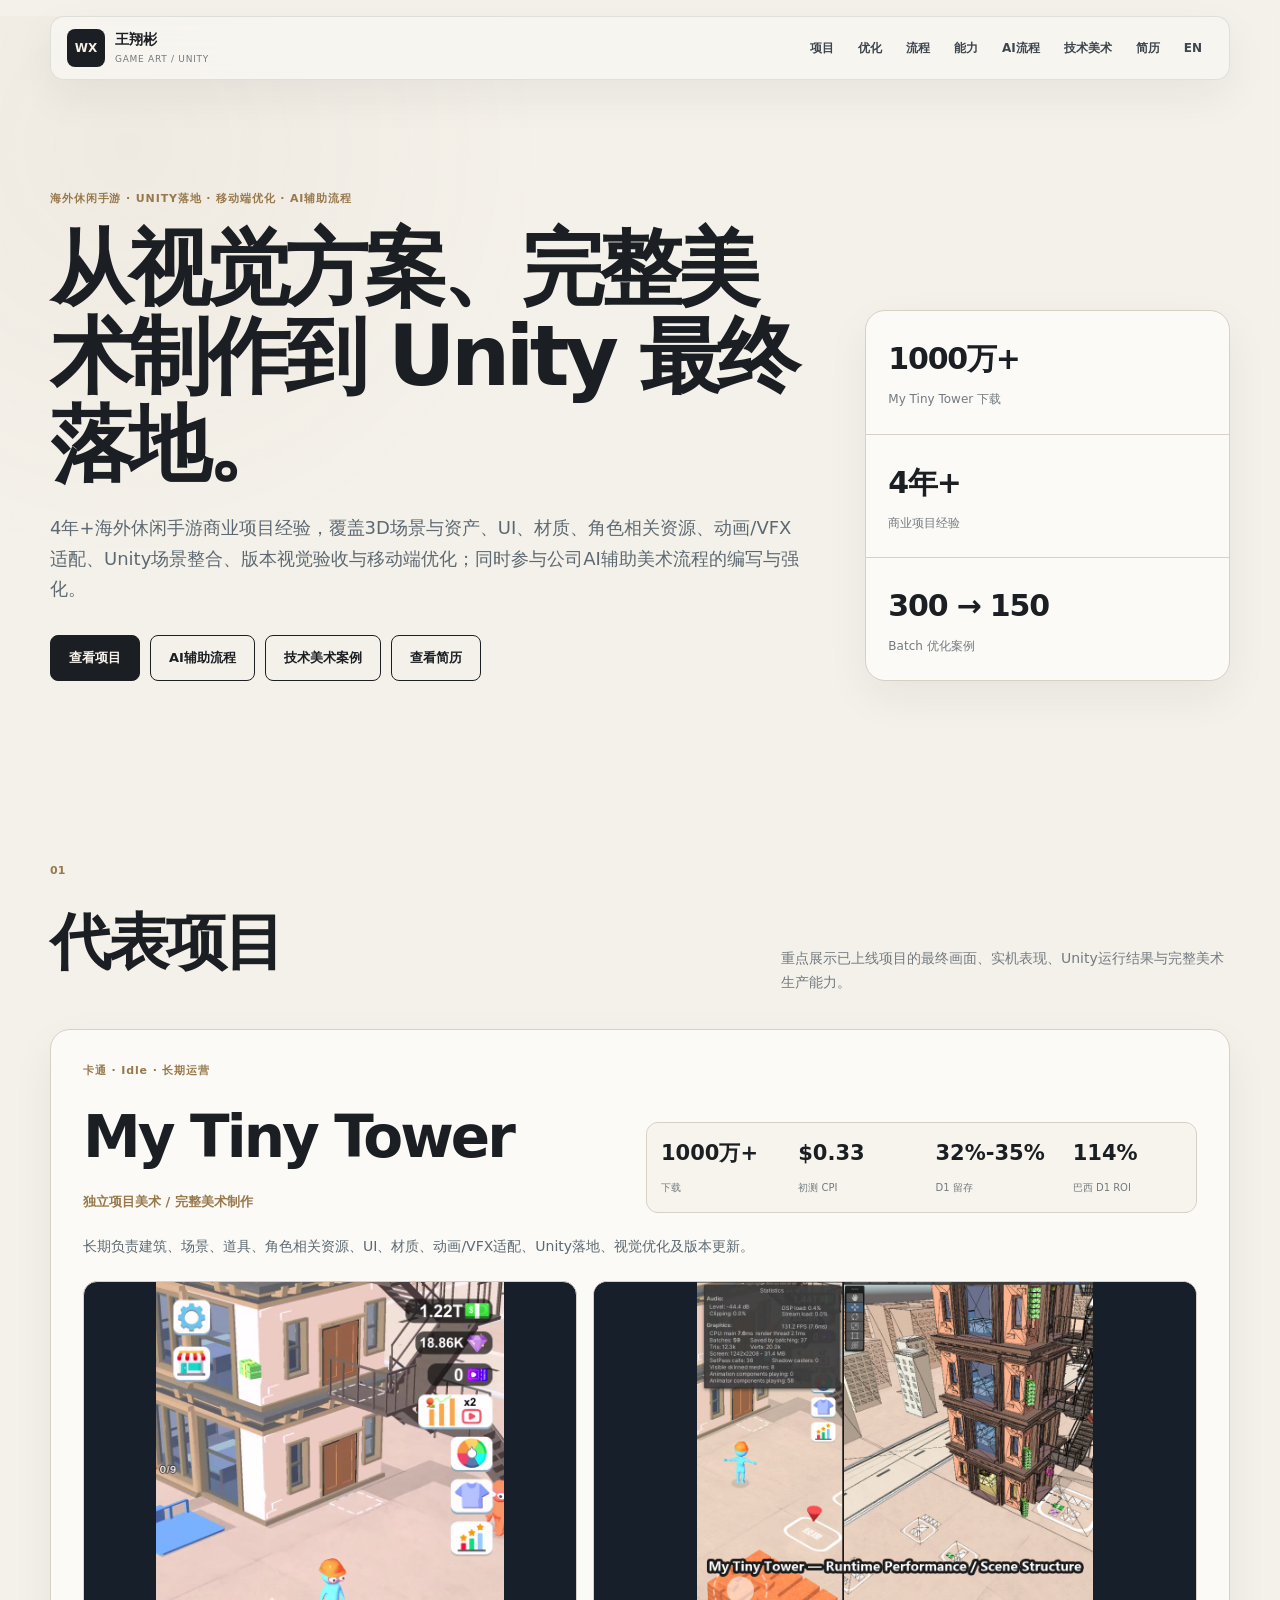
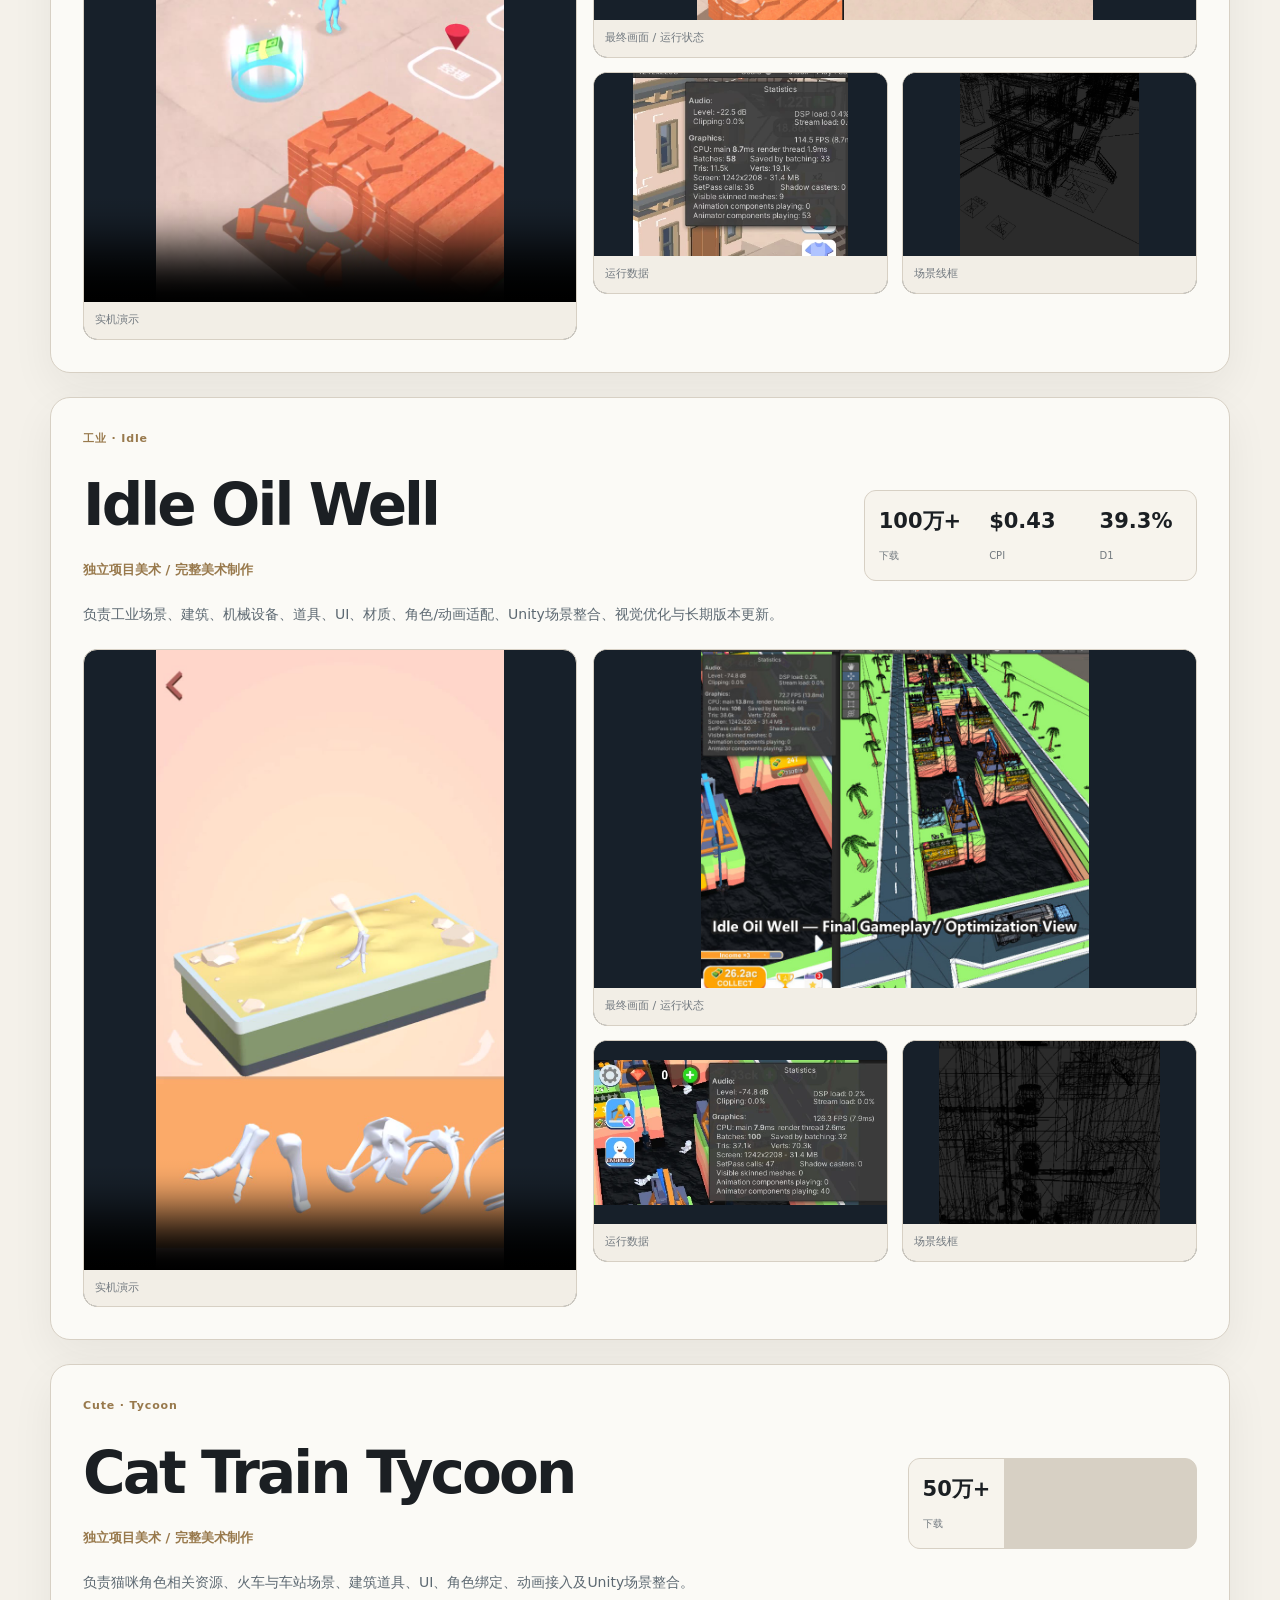
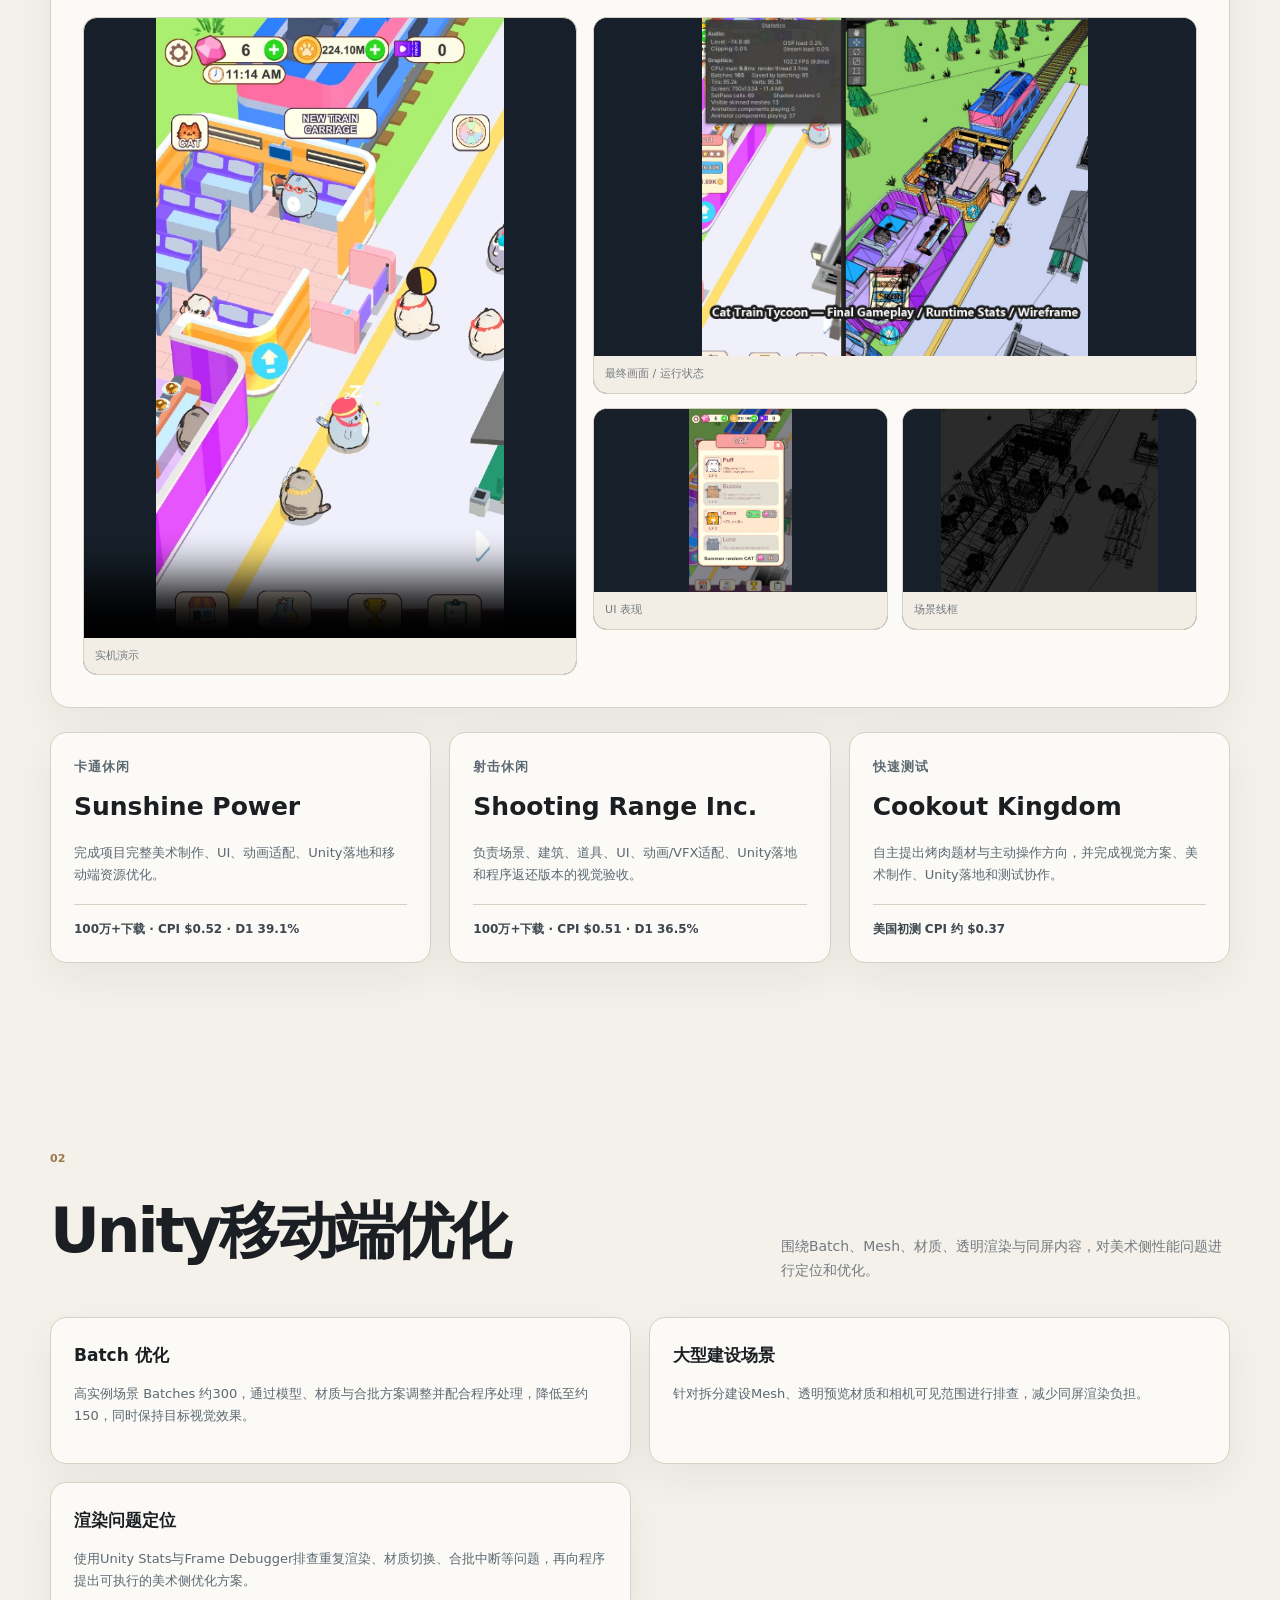
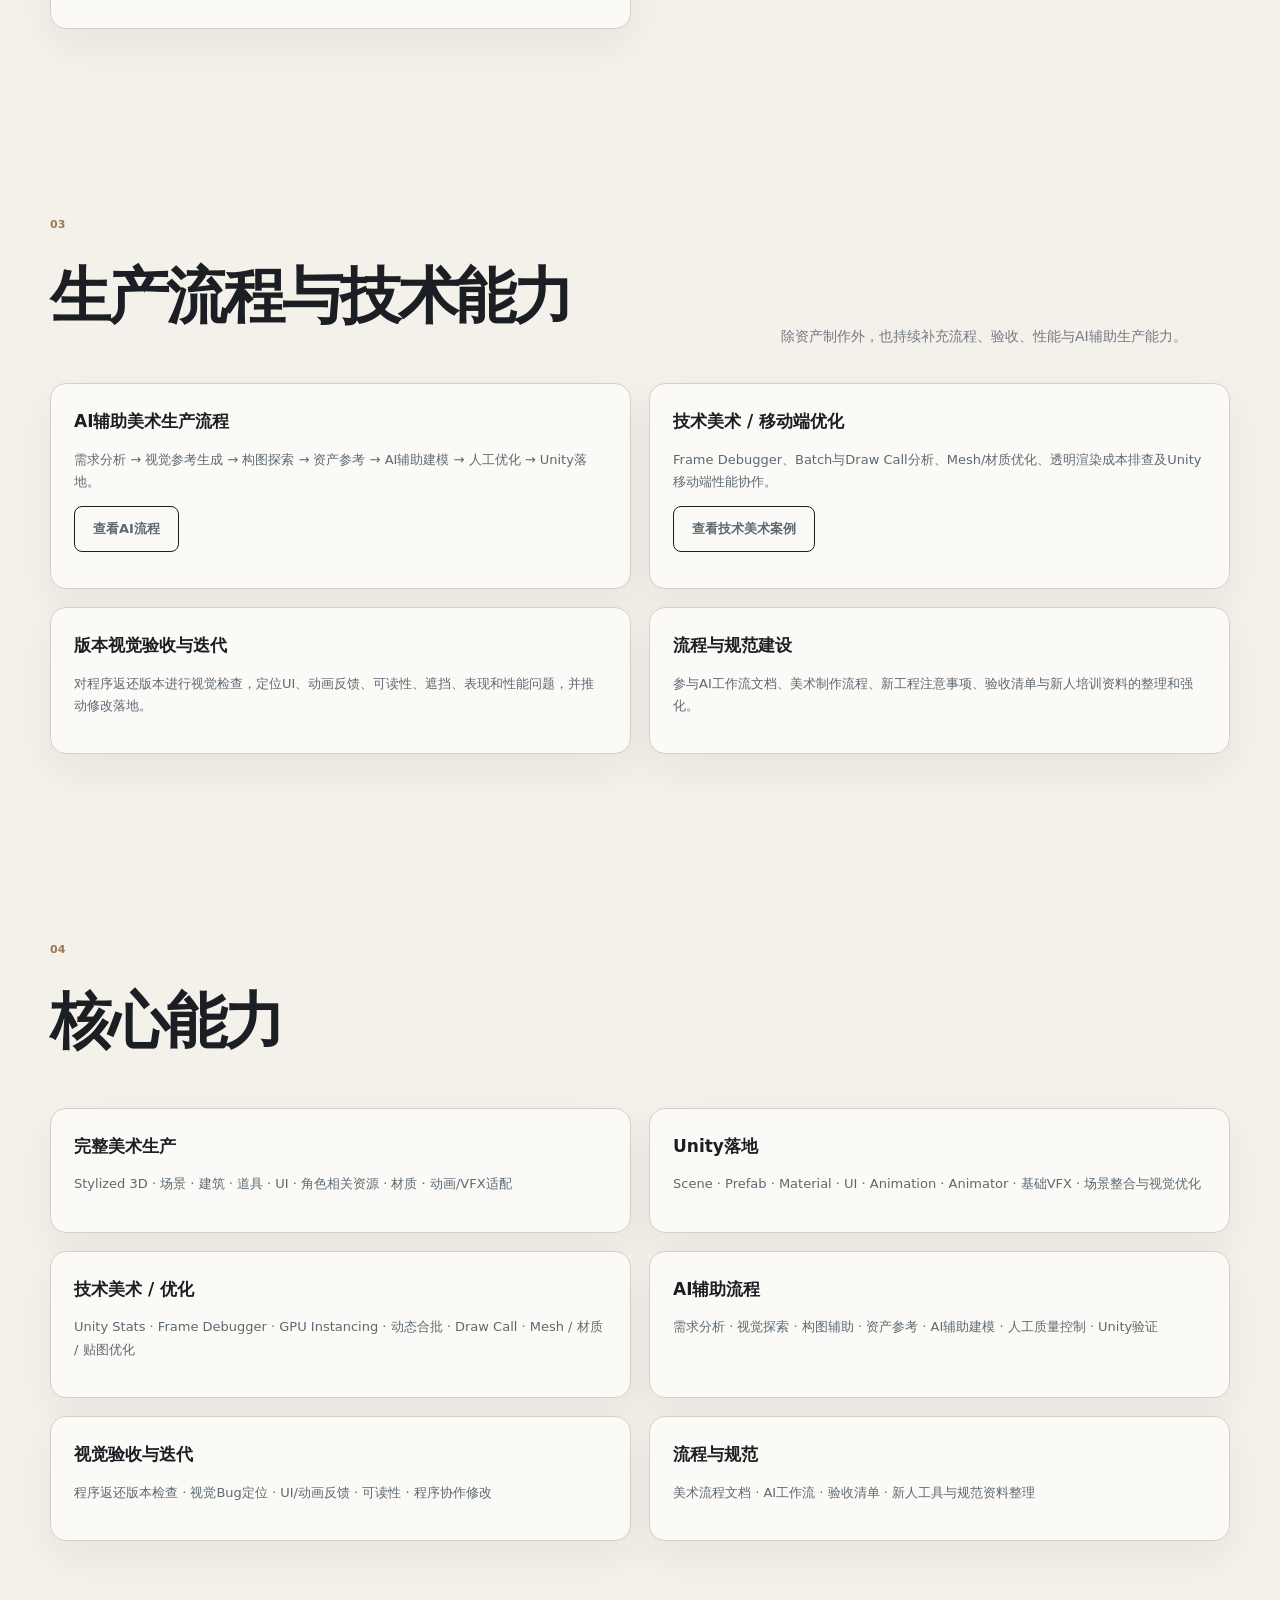
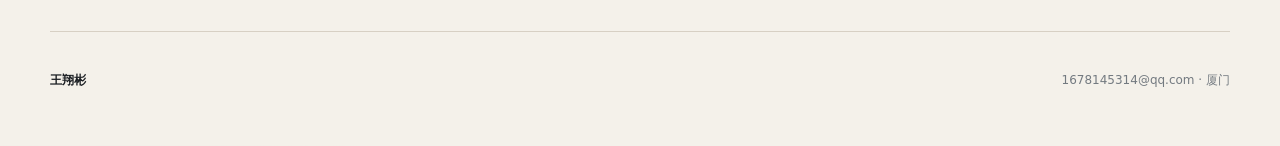
<file: index.html>
<!DOCTYPE html>
<html lang="zh-CN">
<head>
  <meta charset="UTF-8" />
  <meta name="viewport" content="width=device-width, initial-scale=1.0" />
  <meta name="description" content="王翔彬｜Unity 综合游戏美术 / 3D Game Generalist。4年+海外休闲手游商业项目经验，覆盖完整美术制作、Unity落地、移动端优化与AI辅助美术流程。" />
  <meta name="theme-color" content="#f4f1ea" />
  <title>王翔彬｜Unity 综合游戏美术作品集</title>
  <link rel="icon" href="favicon.svg" type="image/svg+xml" />
  <link rel="stylesheet" href="styles.css" />
</head>
<body>
  <header class="topbar shell">
    <a class="brand" href="#top"><span class="brand-mark">WX</span><span><strong>王翔彬</strong><small>GAME ART / UNITY</small></span></a>
    <button class="menu-toggle" aria-label="打开导航" aria-expanded="false"><span></span><span></span></button>
    <nav class="nav-links"><a href="#projects">项目</a><a href="#optimization">优化</a><a href="#workflow">流程</a><a href="#skills">能力</a><a href="ai-workflow.html">AI流程</a><a href="technical-art.html">技术美术</a><a href="王翔彬_中文简历.pdf" target="_blank">简历</a><a href="https://xbin1678145314-spec.github.io/portfolio/">EN</a></nav>
  </header>

  <main id="top">
    <section class="hero shell">
      <div class="hero-copy">
        <p class="kicker">海外休闲手游 · UNITY落地 · 移动端优化 · AI辅助流程</p>
        <h1>从视觉方案、完整美术制作到 Unity 最终落地。</h1>
        <p class="lede">4年+海外休闲手游商业项目经验，覆盖3D场景与资产、UI、材质、角色相关资源、动画/VFX适配、Unity场景整合、版本视觉验收与移动端优化；同时参与公司AI辅助美术流程的编写与强化。</p>
        <div class="hero-actions"><a class="btn primary" href="#projects">查看项目</a><a class="btn" href="ai-workflow.html">AI辅助流程</a><a class="btn" href="technical-art.html">技术美术案例</a><a class="btn" href="王翔彬_中文简历.pdf" target="_blank">查看简历</a></div>
      </div>
      <div class="hero-facts"><div><strong>1000万+</strong><span>My Tiny Tower 下载</span></div><div><strong>4年+</strong><span>商业项目经验</span></div><div><strong>300 → 150</strong><span>Batch 优化案例</span></div></div>
    </section>

    <section class="section shell" id="projects">
      <div class="section-head"><div><span>01</span><h2>代表项目</h2></div><p>重点展示已上线项目的最终画面、实机表现、Unity运行结果与完整美术生产能力。</p></div>

      <article class="project flagship">
        <div class="project-intro"><div><p class="eyebrow">卡通 · Idle · 长期运营</p><h3>My Tiny Tower</h3><p class="role">独立项目美术 / 完整美术制作</p></div><div class="kpis"><div><strong>1000万+</strong><span>下载</span></div><div><strong>$0.33</strong><span>初测 CPI</span></div><div><strong>32%-35%</strong><span>D1 留存</span></div><div><strong>114%</strong><span>巴西 D1 ROI</span></div></div></div>
        <p class="project-desc">长期负责建筑、场景、道具、角色相关资源、UI、材质、动画/VFX适配、Unity落地、视觉优化及版本更新。</p>
        <div class="media-feature">
          <figure class="video-card"><video controls muted playsinline preload="metadata" poster="assets/my-tiny-tower-gameplay-poster.jpg"><source src="assets/my-tiny-tower-gameplay.mp4" type="video/mp4"></video><figcaption>实机演示</figcaption></figure>
          <div class="image-grid"><figure><a href="assets/tiny-tower-proof.jpg" target="_blank"><img src="assets/tiny-tower-proof.jpg" alt="My Tiny Tower 最终画面和运行状态" loading="lazy"></a><figcaption>最终画面 / 运行状态</figcaption></figure><figure><a href="assets/tiny-tower-performance.webp" target="_blank"><img src="assets/tiny-tower-performance.webp" alt="My Tiny Tower 运行数据" loading="lazy"></a><figcaption>运行数据</figcaption></figure><figure><a href="assets/tiny-tower-wireframe.webp" target="_blank"><img src="assets/tiny-tower-wireframe.webp" alt="My Tiny Tower 场景线框" loading="lazy"></a><figcaption>场景线框</figcaption></figure></div>
        </div>
      </article>

      <article class="project">
        <div class="project-intro"><div><p class="eyebrow">工业 · Idle</p><h3>Idle Oil Well</h3><p class="role">独立项目美术 / 完整美术制作</p></div><div class="kpis compact"><div><strong>100万+</strong><span>下载</span></div><div><strong>$0.43</strong><span>CPI</span></div><div><strong>39.3%</strong><span>D1</span></div></div></div>
        <p class="project-desc">负责工业场景、建筑、机械设备、道具、UI、材质、角色/动画适配、Unity场景整合、视觉优化与长期版本更新。</p>
        <div class="media-feature">
          <figure class="video-card"><video controls muted playsinline preload="metadata" poster="assets/idle-oil-gameplay-poster.jpg"><source src="assets/idle-oil-gameplay.mp4" type="video/mp4"></video><figcaption>实机演示</figcaption></figure>
          <div class="image-grid"><figure><a href="assets/idle-oil-proof.jpg" target="_blank"><img src="assets/idle-oil-proof.jpg" alt="Idle Oil Well 最终画面和运行状态" loading="lazy"></a><figcaption>最终画面 / 运行状态</figcaption></figure><figure><a href="assets/idle-oil-performance.webp" target="_blank"><img src="assets/idle-oil-performance.webp" alt="Idle Oil Well 运行数据" loading="lazy"></a><figcaption>运行数据</figcaption></figure><figure><a href="assets/idle-oil-wireframe.webp" target="_blank"><img src="assets/idle-oil-wireframe.webp" alt="Idle Oil Well 场景线框" loading="lazy"></a><figcaption>场景线框</figcaption></figure></div>
        </div>
      </article>

      <article class="project">
        <div class="project-intro"><div><p class="eyebrow">Cute · Tycoon</p><h3>Cat Train Tycoon</h3><p class="role">独立项目美术 / 完整美术制作</p></div><div class="kpis compact"><div><strong>50万+</strong><span>下载</span></div></div></div>
        <p class="project-desc">负责猫咪角色相关资源、火车与车站场景、建筑道具、UI、角色绑定、动画接入及Unity场景整合。</p>
        <div class="media-feature">
          <figure class="video-card"><video controls muted playsinline preload="metadata" poster="assets/cat-train-gameplay.webp"><source src="assets/cat-train-gameplay.mp4" type="video/mp4"></video><figcaption>实机演示</figcaption></figure>
          <div class="image-grid"><figure><a href="assets/cat-train-proof.jpg" target="_blank"><img src="assets/cat-train-proof.jpg" alt="Cat Train Tycoon 最终画面和运行状态" loading="lazy"></a><figcaption>最终画面 / 运行状态</figcaption></figure><figure><a href="assets/cat-train-ui.webp" target="_blank"><img src="assets/cat-train-ui.webp" alt="Cat Train Tycoon UI" loading="lazy"></a><figcaption>UI 表现</figcaption></figure><figure><a href="assets/cat-train-wireframe.webp" target="_blank"><img src="assets/cat-train-wireframe.webp" alt="Cat Train Tycoon 场景线框" loading="lazy"></a><figcaption>场景线框</figcaption></figure></div>
        </div>
      </article>

      <div class="secondary-grid">
        <article class="mini-project"><p class="eyebrow">卡通休闲</p><h3>Sunshine Power</h3><p>完成项目完整美术制作、UI、动画适配、Unity落地和移动端资源优化。</p><div class="mini-kpi">100万+下载 · CPI $0.52 · D1 39.1%</div></article>
        <article class="mini-project"><p class="eyebrow">射击休闲</p><h3>Shooting Range Inc.</h3><p>负责场景、建筑、道具、UI、动画/VFX适配、Unity落地和程序返还版本的视觉验收。</p><div class="mini-kpi">100万+下载 · CPI $0.51 · D1 36.5%</div></article>
        <article class="mini-project"><p class="eyebrow">快速测试</p><h3>Cookout Kingdom</h3><p>自主提出烤肉题材与主动操作方向，并完成视觉方案、美术制作、Unity落地和测试协作。</p><div class="mini-kpi">美国初测 CPI 约 $0.37</div></article>
      </div>
    </section>

    <section class="section shell" id="optimization">
      <div class="section-head"><div><span>02</span><h2>Unity移动端优化</h2></div><p>围绕Batch、Mesh、材质、透明渲染与同屏内容，对美术侧性能问题进行定位和优化。</p></div>
      <div class="case-grid">
        <article><strong>Batch 优化</strong><p>高实例场景 Batches 约300，通过模型、材质与合批方案调整并配合程序处理，降低至约150，同时保持目标视觉效果。</p></article>
        <article><strong>大型建设场景</strong><p>针对拆分建设Mesh、透明预览材质和相机可见范围进行排查，减少同屏渲染负担。</p></article>
        <article><strong>渲染问题定位</strong><p>使用Unity Stats与Frame Debugger排查重复渲染、材质切换、合批中断等问题，再向程序提出可执行的美术侧优化方案。</p></article>
      </div>
    </section>

    <section class="section shell" id="workflow">
      <div class="section-head"><div><span>03</span><h2>生产流程与技术能力</h2></div><p>除资产制作外，也持续补充流程、验收、性能与AI辅助生产能力。</p></div>
      <div class="case-grid">
        <article><strong>AI辅助美术生产流程</strong><p>需求分析 → 视觉参考生成 → 构图探索 → 资产参考 → AI辅助建模 → 人工优化 → Unity落地。</p><p><a class="btn" href="ai-workflow.html">查看AI流程</a></p></article>
        <article><strong>技术美术 / 移动端优化</strong><p>Frame Debugger、Batch与Draw Call分析、Mesh/材质优化、透明渲染成本排查及Unity移动端性能协作。</p><p><a class="btn" href="technical-art.html">查看技术美术案例</a></p></article>
        <article><strong>版本视觉验收与迭代</strong><p>对程序返还版本进行视觉检查，定位UI、动画反馈、可读性、遮挡、表现和性能问题，并推动修改落地。</p></article>
        <article><strong>流程与规范建设</strong><p>参与AI工作流文档、美术制作流程、新工程注意事项、验收清单与新人培训资料的整理和强化。</p></article>
      </div>
    </section>

    <section class="section shell" id="skills">
      <div class="section-head"><div><span>04</span><h2>核心能力</h2></div></div>
      <div class="skills-grid">
        <div><strong>完整美术生产</strong><p>Stylized 3D · 场景 · 建筑 · 道具 · UI · 角色相关资源 · 材质 · 动画/VFX适配</p></div>
        <div><strong>Unity落地</strong><p>Scene · Prefab · Material · UI · Animation · Animator · 基础VFX · 场景整合与视觉优化</p></div>
        <div><strong>技术美术 / 优化</strong><p>Unity Stats · Frame Debugger · GPU Instancing · 动态合批 · Draw Call · Mesh / 材质 / 贴图优化</p></div>
        <div><strong>AI辅助流程</strong><p>需求分析 · 视觉探索 · 构图辅助 · 资产参考 · AI辅助建模 · 人工质量控制 · Unity验证</p></div>
        <div><strong>视觉验收与迭代</strong><p>程序返还版本检查 · 视觉Bug定位 · UI/动画反馈 · 可读性 · 程序协作修改</p></div>
        <div><strong>流程与规范</strong><p>美术流程文档 · AI工作流 · 验收清单 · 新人工具与规范资料整理</p></div>
      </div>
    </section>

    <footer class="shell"><strong>王翔彬</strong><span>1678145314@qq.com · 厦门</span></footer>
  </main>
  <script src="script.js"></script>
</body>
</html>
</file>
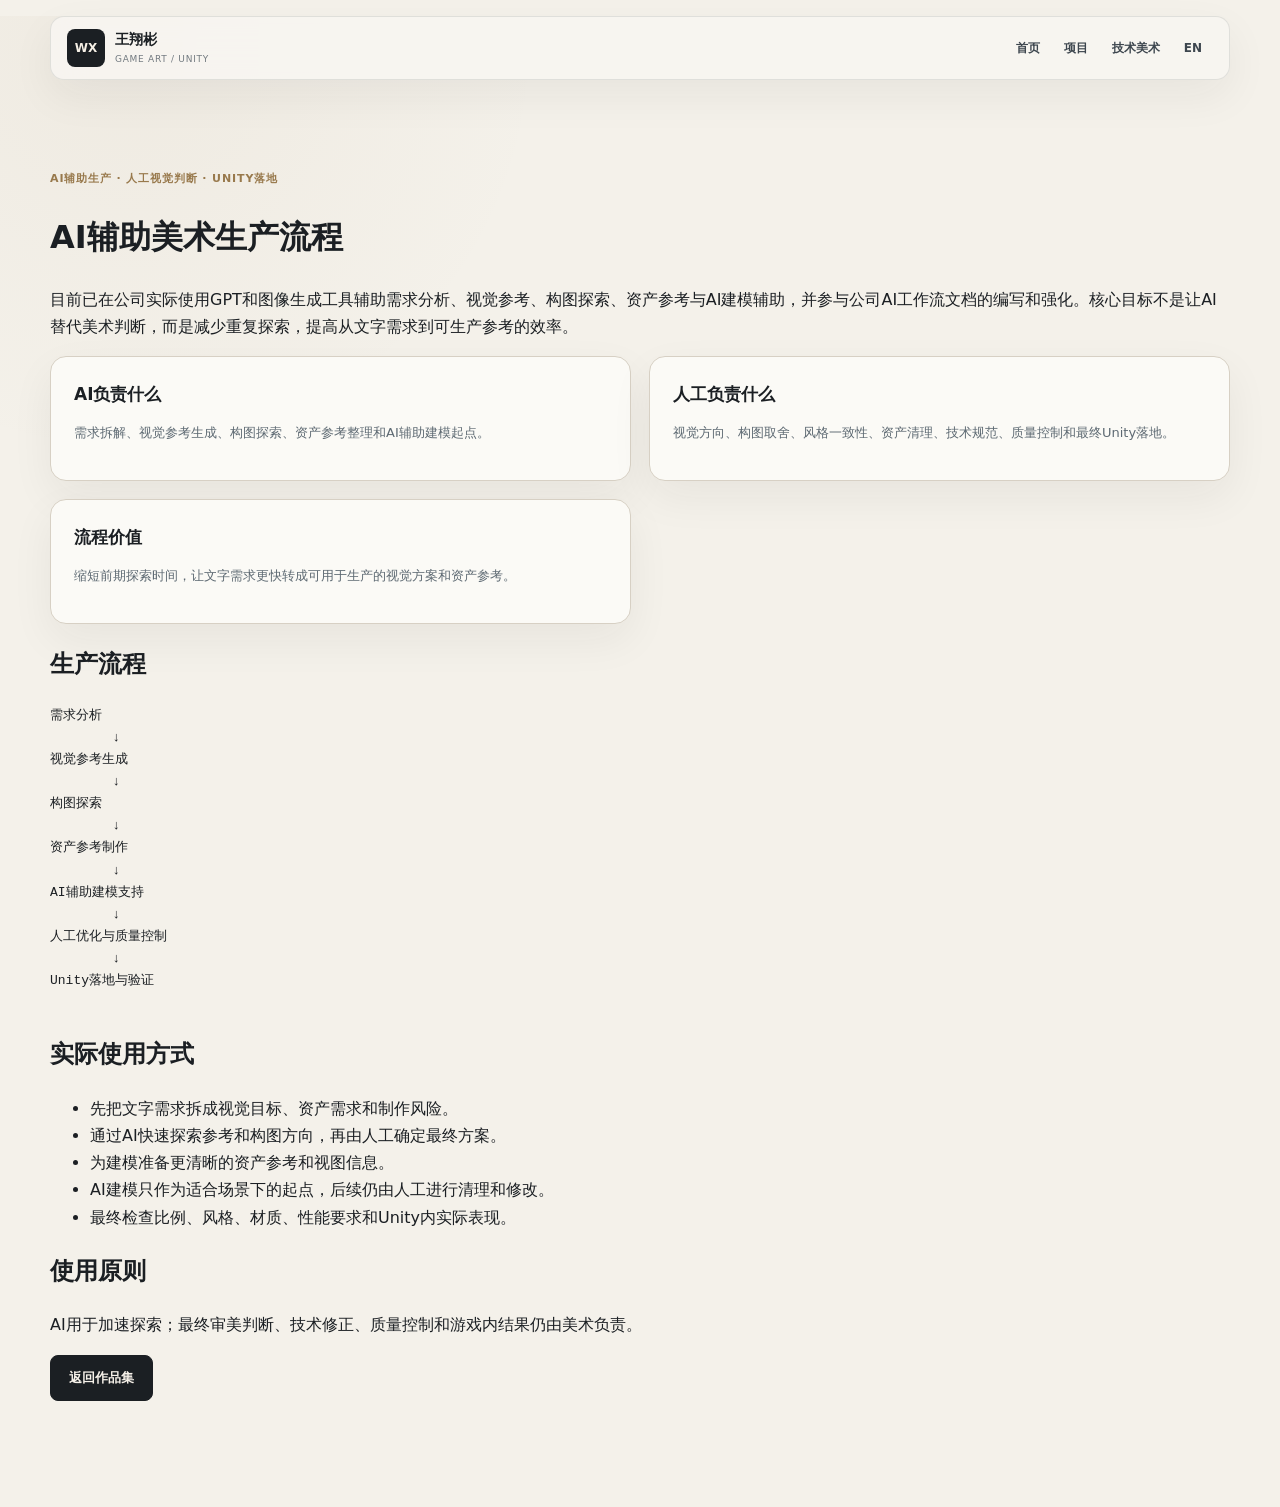
<file: ai-workflow.html>
<!DOCTYPE html>
<html lang="zh-CN">
<head>
<meta charset="UTF-8">
<meta name="viewport" content="width=device-width, initial-scale=1.0">
<meta name="description" content="王翔彬｜AI辅助美术生产流程：需求分析、视觉探索、构图、资产参考、AI辅助建模、人工优化与Unity落地。" />
<title>AI辅助美术生产流程 | 王翔彬</title>
<link rel="stylesheet" href="styles.css">
</head>
<body>
<header class="topbar shell">
  <a class="brand" href="index.html#top"><span class="brand-mark">WX</span><span><strong>王翔彬</strong><small>GAME ART / UNITY</small></span></a>
  <button class="menu-toggle" aria-label="打开导航" aria-expanded="false"><span></span><span></span></button>
  <nav class="nav-links"><a href="index.html">首页</a><a href="index.html#projects">项目</a><a href="technical-art.html">技术美术</a><a href="https://xbin1678145314-spec.github.io/portfolio/ai-workflow.html">EN</a></nav>
</header>
<main class="section shell">
  <p class="kicker">AI辅助生产 · 人工视觉判断 · UNITY落地</p>
  <h1>AI辅助美术生产流程</h1>
  <p>目前已在公司实际使用GPT和图像生成工具辅助需求分析、视觉参考、构图探索、资产参考与AI建模辅助，并参与公司AI工作流文档的编写和强化。核心目标不是让AI替代美术判断，而是减少重复探索，提高从文字需求到可生产参考的效率。</p>

  <div class="case-grid">
    <article><strong>AI负责什么</strong><p>需求拆解、视觉参考生成、构图探索、资产参考整理和AI辅助建模起点。</p></article>
    <article><strong>人工负责什么</strong><p>视觉方向、构图取舍、风格一致性、资产清理、技术规范、质量控制和最终Unity落地。</p></article>
    <article><strong>流程价值</strong><p>缩短前期探索时间，让文字需求更快转成可用于生产的视觉方案和资产参考。</p></article>
  </div>

  <h2>生产流程</h2>
  <pre>
需求分析
        ↓
视觉参考生成
        ↓
构图探索
        ↓
资产参考制作
        ↓
AI辅助建模支持
        ↓
人工优化与质量控制
        ↓
Unity落地与验证
  </pre>

  <h2>实际使用方式</h2>
  <ul>
    <li>先把文字需求拆成视觉目标、资产需求和制作风险。</li>
    <li>通过AI快速探索参考和构图方向，再由人工确定最终方案。</li>
    <li>为建模准备更清晰的资产参考和视图信息。</li>
    <li>AI建模只作为适合场景下的起点，后续仍由人工进行清理和修改。</li>
    <li>最终检查比例、风格、材质、性能要求和Unity内实际表现。</li>
  </ul>

  <h2>使用原则</h2>
  <p>AI用于加速探索；最终审美判断、技术修正、质量控制和游戏内结果仍由美术负责。</p>

  <p><a class="btn primary" href="index.html#workflow">返回作品集</a></p>
</main>
<script src="script.js"></script>
</body>
</html>
</file>
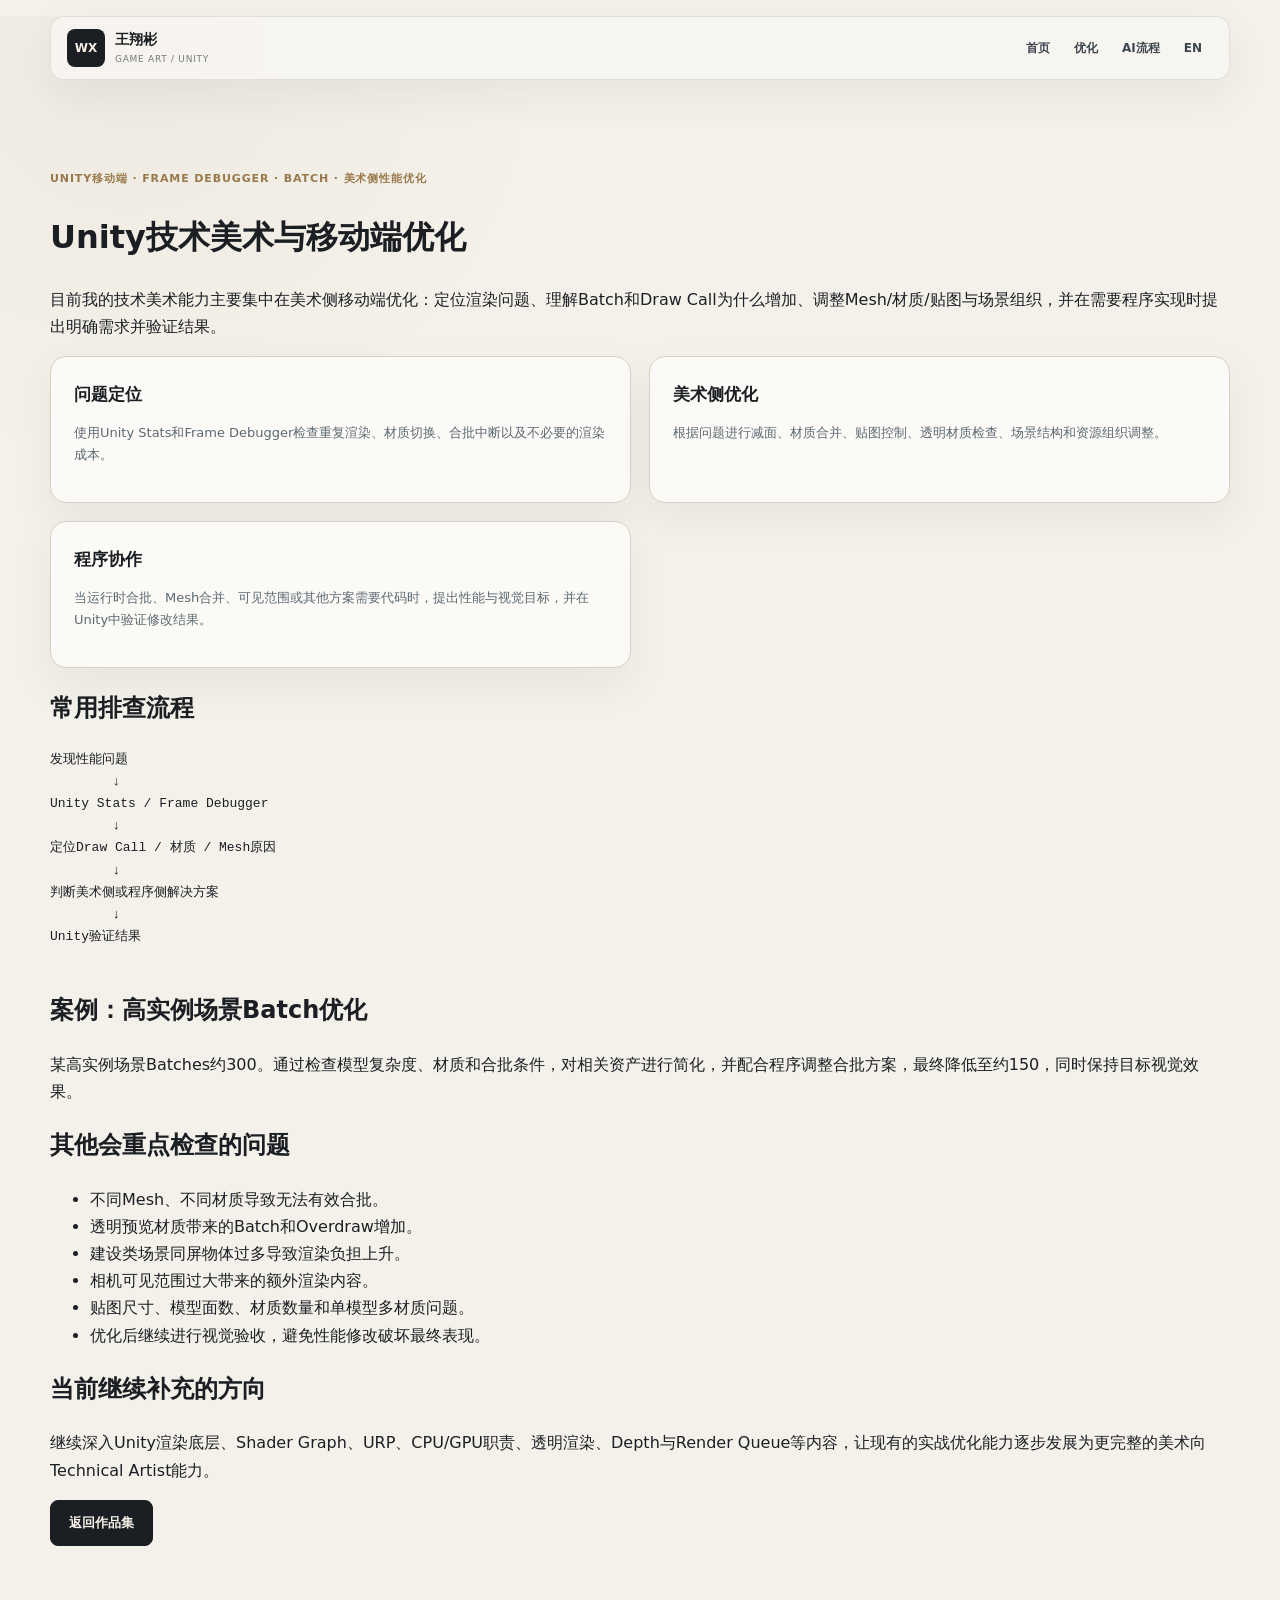
<file: technical-art.html>
<!DOCTYPE html>
<html lang="zh-CN">
<head>
<meta charset="UTF-8">
<meta name="viewport" content="width=device-width, initial-scale=1.0">
<meta name="description" content="王翔彬｜Unity移动端技术美术与优化案例：Frame Debugger、Batch、Draw Call、Mesh、材质、透明渲染与性能问题定位。" />
<title>Unity技术美术与移动端优化 | 王翔彬</title>
<link rel="stylesheet" href="styles.css">
</head>
<body>
<header class="topbar shell">
  <a class="brand" href="index.html#top"><span class="brand-mark">WX</span><span><strong>王翔彬</strong><small>GAME ART / UNITY</small></span></a>
  <button class="menu-toggle" aria-label="打开导航" aria-expanded="false"><span></span><span></span></button>
  <nav class="nav-links"><a href="index.html">首页</a><a href="index.html#optimization">优化</a><a href="ai-workflow.html">AI流程</a><a href="https://xbin1678145314-spec.github.io/portfolio/technical-art.html">EN</a></nav>
</header>
<main class="section shell">
  <p class="kicker">UNITY移动端 · FRAME DEBUGGER · BATCH · 美术侧性能优化</p>
  <h1>Unity技术美术与移动端优化</h1>
  <p>目前我的技术美术能力主要集中在美术侧移动端优化：定位渲染问题、理解Batch和Draw Call为什么增加、调整Mesh/材质/贴图与场景组织，并在需要程序实现时提出明确需求并验证结果。</p>

  <div class="case-grid">
    <article><strong>问题定位</strong><p>使用Unity Stats和Frame Debugger检查重复渲染、材质切换、合批中断以及不必要的渲染成本。</p></article>
    <article><strong>美术侧优化</strong><p>根据问题进行减面、材质合并、贴图控制、透明材质检查、场景结构和资源组织调整。</p></article>
    <article><strong>程序协作</strong><p>当运行时合批、Mesh合并、可见范围或其他方案需要代码时，提出性能与视觉目标，并在Unity中验证修改结果。</p></article>
  </div>

  <h2>常用排查流程</h2>
  <pre>
发现性能问题
        ↓
Unity Stats / Frame Debugger
        ↓
定位Draw Call / 材质 / Mesh原因
        ↓
判断美术侧或程序侧解决方案
        ↓
Unity验证结果
  </pre>

  <h2>案例：高实例场景Batch优化</h2>
  <p>某高实例场景Batches约300。通过检查模型复杂度、材质和合批条件，对相关资产进行简化，并配合程序调整合批方案，最终降低至约150，同时保持目标视觉效果。</p>

  <h2>其他会重点检查的问题</h2>
  <ul>
    <li>不同Mesh、不同材质导致无法有效合批。</li>
    <li>透明预览材质带来的Batch和Overdraw增加。</li>
    <li>建设类场景同屏物体过多导致渲染负担上升。</li>
    <li>相机可见范围过大带来的额外渲染内容。</li>
    <li>贴图尺寸、模型面数、材质数量和单模型多材质问题。</li>
    <li>优化后继续进行视觉验收，避免性能修改破坏最终表现。</li>
  </ul>

  <h2>当前继续补充的方向</h2>
  <p>继续深入Unity渲染底层、Shader Graph、URP、CPU/GPU职责、透明渲染、Depth与Render Queue等内容，让现有的实战优化能力逐步发展为更完整的美术向Technical Artist能力。</p>

  <p><a class="btn primary" href="index.html#optimization">返回作品集</a></p>
</main>
<script src="script.js"></script>
</body>
</html>
</file>
<file: styles.css>
:root{--paper:#f4f1ea;--card:#fbfaf6;--ink:#1b1f23;--ink2:#3d464e;--muted:#737a80;--line:#d7d0c4;--gold:#98794c;--max:1180px;--r:20px;--shadow:0 16px 44px rgba(30,32,35,.06)}*{box-sizing:border-box}html{scroll-behavior:smooth;background:var(--paper)}body{margin:0;color:var(--ink);background:radial-gradient(circle at 10% 2%,rgba(152,121,76,.055),transparent 26rem),var(--paper);font-family:"Noto Sans SC","Microsoft YaHei",system-ui,-apple-system,"Segoe UI",sans-serif;line-height:1.7}a{text-decoration:none;color:inherit}img,video{display:block;width:100%;max-width:100%}.shell{width:min(calc(100% - 42px),var(--max));margin-inline:auto}.topbar{position:sticky;top:14px;z-index:20;margin-top:16px;min-height:64px;padding:0 16px;display:flex;align-items:center;justify-content:space-between;border:1px solid rgba(27,31,35,.1);border-radius:14px;background:rgba(248,246,241,.9);backdrop-filter:blur(16px);box-shadow:var(--shadow)}.brand{display:flex;align-items:center;gap:10px}.brand-mark{width:38px;height:38px;display:grid;place-items:center;background:var(--ink);color:#f6f0e6;border-radius:8px;font-size:12px;font-weight:800}.brand strong{display:block;font-size:14px}.brand small{display:block;color:var(--muted);font-size:9px;letter-spacing:.08em}.nav-links{display:flex;gap:2px}.nav-links a{padding:9px 11px;border-radius:7px;color:var(--ink2);font-size:12px;font-weight:600}.nav-links a:hover{background:#e8e2d8}.menu-toggle{display:none;background:none;border:0}.hero{padding:110px 0 84px;display:grid;grid-template-columns:1.35fr .65fr;gap:58px;align-items:end}.kicker,.eyebrow{margin:0;color:var(--gold);font-size:11px;font-weight:800;letter-spacing:.08em}.hero h1{font-size:clamp(50px,6.5vw,84px);line-height:1.06;letter-spacing:-.055em;margin:16px 0 24px;max-width:860px}.lede{max-width:760px;color:#5d6972;font-size:18px}.hero-actions{display:flex;gap:10px;margin-top:30px}.btn{display:inline-flex;align-items:center;justify-content:center;min-height:46px;padding:0 18px;border:1px solid var(--ink);border-radius:8px;font-size:13px;font-weight:700}.btn.primary{background:var(--ink);color:#f7f2ea}.hero-facts{display:grid;border:1px solid var(--line);border-radius:var(--r);overflow:hidden;background:var(--card);box-shadow:var(--shadow)}.hero-facts div{padding:22px;border-bottom:1px solid var(--line)}.hero-facts div:last-child{border-bottom:0}.hero-facts strong{display:block;font-size:30px;letter-spacing:-.04em}.hero-facts span{font-size:12px;color:var(--muted)}.section{padding:90px 0}.section-head{display:grid;grid-template-columns:1fr .65fr;gap:40px;align-items:end;margin-bottom:34px}.section-head span{color:var(--gold);font-size:11px;font-weight:800}.section-head h2{font-size:clamp(38px,4.8vw,64px);margin:8px 0 0;letter-spacing:-.05em}.section-head p{margin:0;color:var(--muted);font-size:14px}.project{padding:32px;border:1px solid var(--line);border-radius:var(--r);background:var(--card);box-shadow:var(--shadow);margin-bottom:24px;overflow:hidden}.project-intro{display:grid;grid-template-columns:1fr auto;gap:30px;align-items:end}.project h3{font-size:clamp(36px,4.6vw,58px);margin:8px 0 4px;letter-spacing:-.05em}.role{margin:0;color:var(--gold);font-size:13px;font-weight:700}.project-desc{max-width:850px;color:#5d6972;font-size:14px;margin:22px 0}.kpis{display:grid;grid-template-columns:repeat(4,minmax(90px,1fr));border:1px solid var(--line);border-radius:12px;overflow:hidden;background:var(--line)}.kpis.compact{grid-template-columns:repeat(3,minmax(90px,1fr))}.kpis div{padding:13px 14px;background:#f7f4ed}.kpis strong{display:block;font-size:21px}.kpis span{font-size:10px;color:var(--muted)}.media-feature{display:grid;grid-template-columns:.9fr 1.1fr;gap:16px;align-items:start}.video-card,.image-grid figure{margin:0;border:1px solid var(--line);border-radius:14px;overflow:hidden;background:#17202a}.video-card video{aspect-ratio:9/16;object-fit:contain;max-height:620px}.image-grid{display:grid;grid-template-columns:repeat(2,minmax(0,1fr));gap:14px}.image-grid figure:first-child{grid-column:1/-1}.image-grid img{aspect-ratio:16/10;object-fit:contain;background:#17202a}.image-grid figure:first-child img{aspect-ratio:16/9}figcaption{padding:9px 11px;background:#f2eee6;color:var(--muted);font-size:11px}.secondary-grid{display:grid;grid-template-columns:repeat(3,1fr);gap:18px}.mini-project,.case-grid article,.skills-grid>div{padding:23px;border:1px solid var(--line);border-radius:16px;background:var(--card);box-shadow:var(--shadow)}.mini-project h3{font-size:25px;margin:8px 0}.mini-project p,.case-grid p,.skills-grid p{color:#5d6972;font-size:13px}.mini-kpi{margin-top:18px;padding-top:14px;border-top:1px solid var(--line);font-size:12px;font-weight:700;color:var(--ink2)}.case-grid{display:grid;grid-template-columns:repeat(2,1fr);gap:18px}.case-grid strong,.skills-grid strong{font-size:17px}.skills-grid{display:grid;grid-template-columns:repeat(2,1fr);gap:18px}footer{padding:38px 0 56px;border-top:1px solid var(--line);display:flex;justify-content:space-between;color:var(--muted);font-size:12px}footer strong{color:var(--ink)}@media(max-width:900px){.nav-links{display:none;position:absolute;top:72px;right:0;flex-direction:column;align-items:stretch;padding:10px;background:var(--card);border:1px solid var(--line);border-radius:12px;box-shadow:var(--shadow)}.nav-links.open{display:flex}.menu-toggle{display:block;width:42px;height:42px;position:relative}.menu-toggle span{position:absolute;left:10px;right:10px;height:2px;background:var(--ink)}.menu-toggle span:first-child{top:15px}.menu-toggle span:last-child{top:24px}.hero,.section-head,.project-intro,.media-feature{grid-template-columns:1fr}.hero{padding-top:80px}.kpis,.kpis.compact{grid-template-columns:repeat(2,1fr)}.secondary-grid{grid-template-columns:1fr}.image-grid{grid-template-columns:1fr}.image-grid figure:first-child{grid-column:auto}.video-card video{aspect-ratio:16/9;max-height:none}.case-grid,.skills-grid{grid-template-columns:1fr}}@media(max-width:560px){.shell{width:min(calc(100% - 24px),var(--max))}.hero h1{font-size:46px}.project{padding:20px}.kpis,.kpis.compact{grid-template-columns:1fr}.hero-actions{flex-wrap:wrap}footer{flex-direction:column;gap:5px}}
</file>
